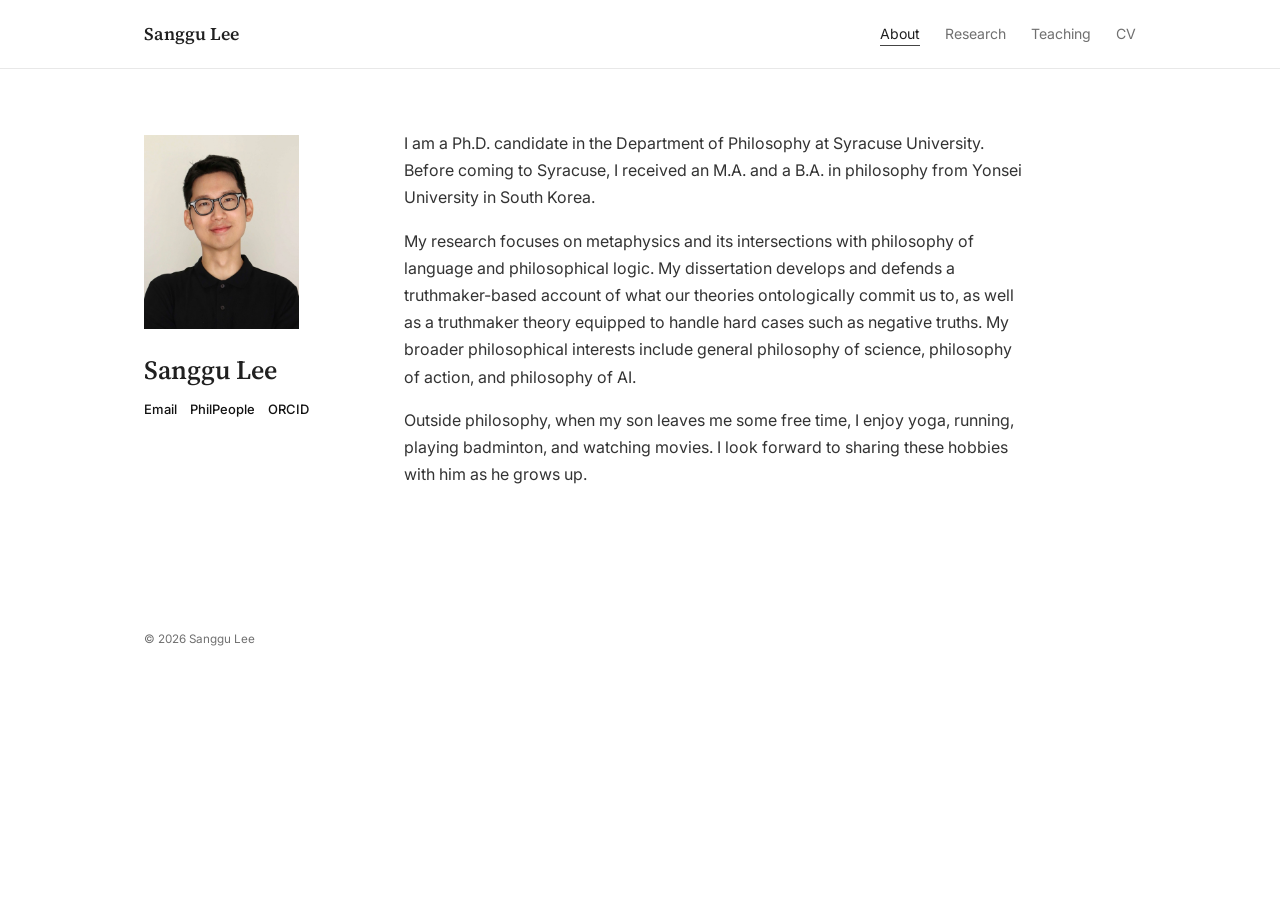
<file: index.html>
<!DOCTYPE html>
<html lang="en">
<head>
  <meta charset="UTF-8">
  <meta name="viewport" content="width=device-width, initial-scale=1.0">

  <meta
    name="description"
    content="Academic website of Sanggu Lee, Ph.D. Candidate in Philosophy at Syracuse University."
  >

  <title>Sanggu Lee | Philosophy</title>

  <link rel="stylesheet" href="css/style.css?v=8">
</head>

<body>
  <header class="site-header">
    <div class="nav-container">
      <a class="site-name" href="index.html">Sanggu Lee</a>

      <nav class="site-nav" aria-label="Main navigation">
        <a class="active" href="index.html">About</a>
        <a href="research.html">Research</a>
        <a href="teaching.html">Teaching</a>
        <a
          href="files/Sanggu-Lee-CV.pdf"
          target="_blank"
          rel="noopener"
        >
          CV
        </a>
      </nav>
    </div>
  </header>

  <main class="about-layout">

    <aside class="profile-column">

     <img
  class="profile-photo"
 src="sanggu-lee.jpg"
  alt="Sanggu Lee"
>

      <div class="profile-identity">
        <h1>Sanggu Lee</h1>
      </div>

<div class="profile-links" aria-label="Professional links">
  <a href="mailto:sanggu.lee.phil@gmail.com">
    Email
  </a>

  <a
    href="https://philpeople.org/profiles/sanggu-lee"
    target="_blank"
    rel="noopener"
  >
    PhilPeople
  </a>

  <a
    href="https://orcid.org/0000-0002-8121-7994"
    target="_blank"
    rel="noopener"
  >
    ORCID
  </a>
</div>

</aside>

<section class="content-column">
      <div class="intro-copy">

        <p>
          I am a Ph.D. candidate in the Department of Philosophy at
          Syracuse University. Before coming to Syracuse, I received an M.A. and a B.A. in
          philosophy from Yonsei University in South Korea.
        </p>

        <p>
          My research focuses on metaphysics and its intersections with philosophy of language and philosophical logic.
          My dissertation develops and defends a truthmaker-based account of what our theories ontologically commit us to, 
          as well as a truthmaker theory equipped to handle hard cases such as negative truths.
          My broader philosophical interests include general philosophy of science, philosophy of action, and philosophy of AI.
        </p>

          <p>
         Outside philosophy, when my son leaves me some free time, I enjoy yoga, running, playing badminton, 
            and watching movies. I look forward to sharing these hobbies with him as he grows up.
        </p>

      </div>
    </section>

  </main>

  <footer class="site-footer">
    <p>© 2026 Sanggu Lee</p>
  </footer>

</body>
</html>
</file>
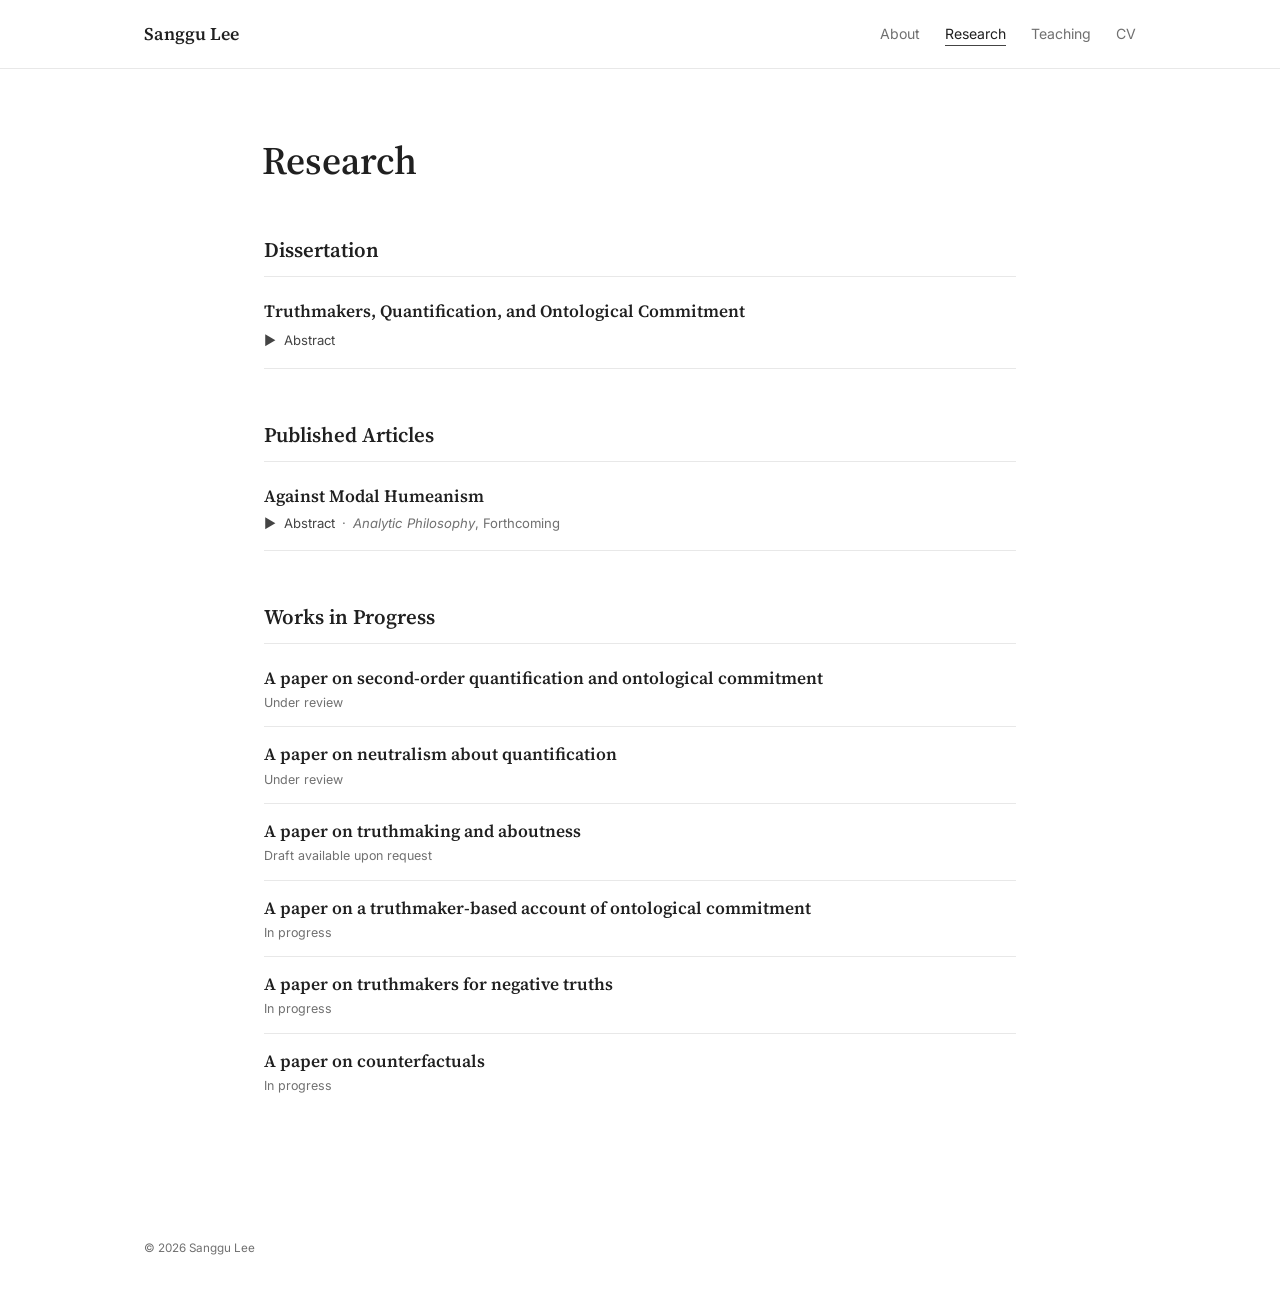
<file: research.html>
<!DOCTYPE html>
<html lang="en">
<head>
  <meta charset="UTF-8">
  <meta name="viewport" content="width=device-width, initial-scale=1.0">
  <meta name="description" content="Research by Sanggu Lee in metaphysics and related areas.">
  <title>Research | Sanggu Lee</title>
  <link rel="stylesheet" href="css/style.css">
  <script src="js/script.js" defer></script>
</head>
<body>
  <header class="site-header">
    <div class="nav-container">
      <a class="site-name" href="index.html">Sanggu Lee</a>
      <nav class="site-nav" aria-label="Main navigation">
        <a href="index.html">About</a>
        <a class="active" href="research.html">Research</a>
        <a href="teaching.html">Teaching</a>
        <a href="files/Sanggu-Lee-CV.pdf" target="_blank" rel="noopener">CV</a>
      </nav>
    </div>
  </header>

  <main class="standard-page">
    <header class="page-heading">
      <h1>Research</h1>
    </header>

    <section class="research-section">
      <h2>Dissertation</h2>
      <article class="research-entry">
  
        <h3>Truthmakers, Quantification, and Ontological Commitment</h3>
         <button
      class="abstract-toggle"
      type="button"
      aria-expanded="false"
      aria-controls="abstract-dissertation"
    >
      <span class="toggle-symbol">▶</span>
      Abstract
    </button>

    <div
      class="abstract-panel"
      id="abstract-dissertation"
      hidden
    >
      <p>
        In my dissertation, I develop and defend two connected proposals: 
        a truthmaker-based criterion of ontological commitment and a truthmaker theory that uses sui generis higher-order quantification. 
        Truthmaker theory holds that truths depend on things in reality that make them true, 
        and a criterion of ontological commitment tells us which entities a theory must assume to exist for its claims to be true.
        
        In developing the first proposal, I criticize the orthodox Quinean criterion, which reads a theory's commitments off the entities its quantifiers range over. 
        I argue that this ties commitment to the wrong thing, and that we should instead look to what must exist to make a theory's claims true. 
        I then defend my own version of such a criterion and argue that it is preferable not only to the Quinean criterion but also to rival truthmaker-based criteria.

        Whether such a criterion is worth having depends on whether the underlying truthmaker theory can be made to work. 
        The hardest case is negative truths, such as the truth that there are no unicorns. If every truth depends on reality, what in reality accounts for the truth that something does not exist? 
        I argue that sui generis higher-order quantification, which generalizes into non-nominal positions and 
        is not reducible to ordinary quantification over objects, 
        lets truthmaker theorists answer this question without incurring unattractive ontological commitments. 
        Treating properties as higher-order entities, rather than as first-order entities such as universals or tropes, 
        yields a promising account of truthmakers for negative truths.
        
      </p>
    </div>
  </article>
</section>

<section class="research-section">
  <h2>Published Articles</h2>

  <article class="paper-entry">
    <h3>
      <a
        href="https://onlinelibrary.wiley.com/doi/10.1111/phib.70011"
        target="_blank"
        rel="noopener"
      >
        Against Modal Humeanism
      </a>
    </h3>

    <div class="paper-meta-line">
      <button
        class="abstract-toggle"
        type="button"
        aria-expanded="false"
        aria-controls="abstract-modal-humeanism"
      >
        <span class="toggle-symbol">▶</span>
        Abstract
      </button>

      <span class="meta-separator">·</span>

      <span class="publication-info">
        <em>Analytic Philosophy</em>, Forthcoming
      </span>
    </div>

    <div
      class="abstract-panel"
      id="abstract-modal-humeanism"
      hidden
    >
      <p>
        Ted Sider defends mereological nihilism against the possibility of gunk. 
        He argues that if we accept modal Humeanism, then the possibility of gunk poses no threat to nihilism. 
        This paper argues that Sider's argument fails because nihilism remains vulnerable to the possibility of gunk, even under modal Humeanism. 
        Section 2 explains modal Humeanism in detail. 
        Section 3 presents Sider's argument that nihilism is unaffected by the possibility of gunk. 
        Section 4 provides a counterargument. Section 5 anticipates potential objections and responds to them.
      </p>
    </div>
  </article>
</section>
    
<section class="research-section works-section">
  <h2>Works in Progress</h2>

  <article class="work-entry">
    <h3>A paper on second-order quantification and ontological commitment</h3>
    <p class="work-status">Under review</p>
  </article>

  <article class="work-entry">
    <h3>A paper on neutralism about quantification</h3>
    <p class="work-status">Under review</p>
  </article>

  <article class="work-entry">
    <h3>A paper on truthmaking and aboutness</h3>
    <p class="work-status">Draft available upon request</p>
  </article>

  <article class="work-entry">
    <h3>A paper on a truthmaker-based account of ontological commitment</h3>
    <p class="work-status">In progress</p>
  </article>

   <article class="work-entry">
    <h3>A paper on truthmakers for negative truths</h3>
    <p class="work-status">In progress</p>
  </article>

    <article class="work-entry">
    <h3>A paper on counterfactuals</h3>
    <p class="work-status">In progress</p>
  </article>

  
</section>
  </main>

  <footer class="site-footer">
    <p>© 2026 Sanggu Lee</p>
  </footer>
</body>
</html>
</file>
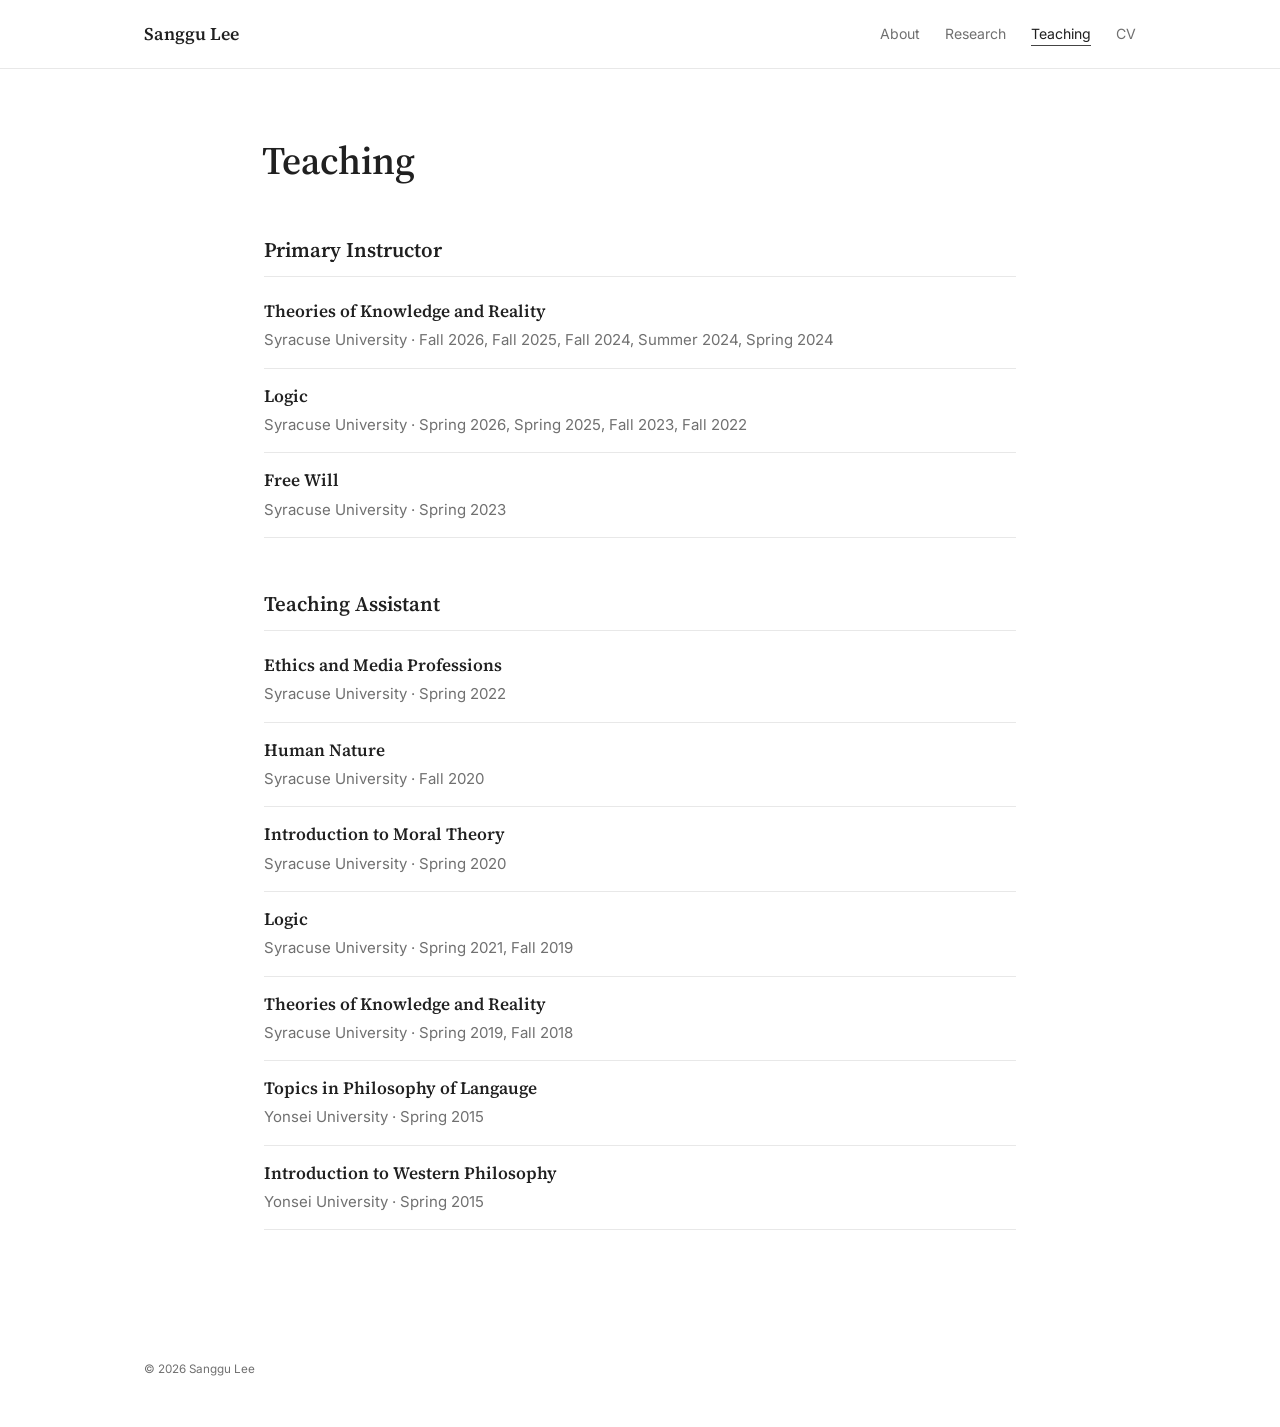
<file: teaching.html>
<!DOCTYPE html>
<html lang="en">
<head>
  <meta charset="UTF-8">
  <meta name="viewport" content="width=device-width, initial-scale=1.0">
  <meta name="description" content="Teaching experience and materials of Sanggu Lee.">
  <title>Teaching | Sanggu Lee</title>
  <link rel="stylesheet" href="css/style.css">
</head>
<body>
  <header class="site-header">
    <div class="nav-container">
      <a class="site-name" href="index.html">Sanggu Lee</a>
      <nav class="site-nav" aria-label="Main navigation">
        <a href="index.html">About</a>
        <a href="research.html">Research</a>
        <a class="active" href="teaching.html">Teaching</a>
        <a href="files/Sanggu-Lee-CV.pdf" target="_blank" rel="noopener">CV</a>
      </nav>
    </div>
  </header>

  <main class="standard-page">
    <header class="page-heading">
      <h1>Teaching</h1>
    </header>

   <section class="teaching-section">
  <h2>Primary Instructor</h2>

      <article class="course-entry">
    <h3>Theories of Knowledge and Reality</h3>
    <p class="course-meta">
      Syracuse University · Fall 2026, Fall 2025, Fall 2024, Summer 2024, Spring 2024
    </p>
  </article>
     
  <article class="course-entry">
    <h3>Logic</h3>
    <p class="course-meta">
      Syracuse University · Spring 2026, Spring 2025, Fall 2023, Fall 2022
    </p>
  </article> 

  <article class="course-entry">
    <h3>Free Will</h3>
    <p class="course-meta">
      Syracuse University · Spring 2023
    </p>
  </article>
</section>

    <section class="teaching-section">
  <h2>Teaching Assistant</h2>

  <article class="course-entry">
    <h3>Ethics and Media Professions</h3>
    <p class="course-meta">
      Syracuse University · Spring 2022
    </p>
  </article>

  <article class="course-entry">
    <h3>Human Nature</h3>
    <p class="course-meta">
      Syracuse University · Fall 2020
    </p>
  </article>

        <article class="course-entry">
    <h3>Introduction to Moral Theory</h3>
    <p class="course-meta">
      Syracuse University · Spring 2020
    </p>
  </article>

       <article class="course-entry">
    <h3>Logic</h3>
    <p class="course-meta">
      Syracuse University · Spring 2021, Fall 2019
    </p>
  </article>

  <article class="course-entry">
    <h3>Theories of Knowledge and Reality</h3>
    <p class="course-meta">
      Syracuse University · Spring 2019, Fall 2018
    </p>
  </article>

        <article class="course-entry">
    <h3>Topics in Philosophy of Langauge</h3>
    <p class="course-meta">
      Yonsei University · Spring 2015
    </p>
  </article>

       <article class="course-entry">
    <h3>Introduction to Western Philosophy</h3>
    <p class="course-meta">
      Yonsei University · Spring 2015
    </p>
  </article>
      
</section>
  </main>

  <footer class="site-footer">
    <p>© 2026 Sanggu Lee</p>
  </footer>
</body>
</html>
</file>
<file: css/style.css>
@import url(
  "https://fonts.googleapis.com/css2?family=Inter:wght@400;500;600&family=Source+Serif+4:opsz,wght@8..60,500;8..60,600&display=swap"
);

:root {
  --background: #ffffff;
  --text: #202020;
  --muted: #707070;
  --light-muted: #8a8a8a;
  --line: #e8e8e8;
  --accent: #444444;
  --max-width: 1040px;
}

* {
  box-sizing: border-box;
}

html,
body {
  background: var(--background);
}

body {
  margin: 0;
  color: var(--text);
  font-family: "Inter", Arial, sans-serif;
  font-size: 15px;
  line-height: 1.7;
}

a {
  color: inherit;
}

/* Header */

.site-header {
  background: var(--background);
  border-bottom: 1px solid var(--line);
}

.nav-container {
  max-width: var(--max-width);
  min-height: 68px;
  margin: 0 auto;
  padding: 0 24px;

  display: flex;
  align-items: center;
  justify-content: space-between;
  gap: 28px;
}

.site-name {
  font-family: "Source Serif 4", Georgia, serif;
  font-size: 1.12rem;
  font-weight: 600;
  text-decoration: none;
}

.site-nav {
  display: flex;
  gap: 25px;
}

.site-nav a {
  color: var(--muted);
  font-size: 0.88rem;
  text-decoration: none;
}

.site-nav a:hover,
.site-nav a.active {
  color: var(--text);
}

.site-nav a.active {
  text-decoration: underline;
  text-decoration-color: var(--accent);
  text-underline-offset: 6px;
}

/* About page layout */

.about-layout {
  max-width: var(--max-width);
  margin: 0 auto;
  padding: 66px 24px 94px;

  display: grid;
  grid-template-columns: 190px minmax(0, 1fr);
  gap: 70px;
}

/* Profile column */

.profile-column {
  width: 190px;
  align-self: start;
}

.profile-photo {
  width: 155px;
  height: 194px;
  margin: 0 0 18px;
  object-fit: cover;
  object-position: center 44%;
}

.placeholder-photo {
  display: grid;
  place-items: center;

  background: #f7f7f7;
  border: 1px solid var(--line);

  color: #999999;
  font-size: 0.66rem;
  letter-spacing: 0.05em;
  text-transform: uppercase;
}

.profile-identity h1 {
  margin: 0;

  font-family: "Source Serif 4", Georgia, serif;
  font-size: 1.65rem;
  font-weight: 600;
  line-height: 1.2;
}

/* Professional links */

.profile-links {
  margin: 12px 0 27px;

  display: flex;
  flex-wrap: wrap;
  gap: 5px 13px;
}

.profile-links a {
  color: #111111;
  font-size: 0.81rem;
  font-weight: 500;
  text-decoration: none;
}

.profile-links a:hover {
  text-decoration: underline;
  text-underline-offset: 3px;
}

/* Main introduction */

.content-column {
  max-width: 620px;
  padding-top: 0;
}

.intro-copy {
  color: #333333;
  font-size: 1rem;
}

.intro-copy p:first-child {
  margin-top: -5px;
}

/* Shared pages */

.standard-page {
  max-width: 800px;
  min-height: 75vh;
  margin: 0 auto;
  padding: 68px 24px 98px;
}

.page-heading {
  max-width: 670px;
  margin-bottom: 42px;
}

.page-heading h1 {
  margin: 0;
  padding: 0;
  position: relative;
  left: -2px;

  font-family: "Source Serif 4", Georgia, serif;
  font-size: 2.45rem;
  font-weight: 600;
  line-height: 1.2;
}

/* Research and teaching */

.research-section,
.teaching-section {
  margin-top: 48px;
}

.research-section > h2,
.teaching-section > h2 {
  margin: 0 0 7px;
  padding-bottom: 9px;
  border-bottom: 1px solid var(--line);

  font-family: "Source Serif 4", Georgia, serif;
  font-size: 1.3rem;
  font-weight: 600;
}

.research-entry,
.paper-entry,
.course-entry,
.work-entry {
  padding: 15px 0;
  border-bottom: 1px solid var(--line);
}

.entry-meta {
  margin: 0 0 1px;

  color: var(--muted);
  font-size: 0.72rem;
  letter-spacing: 0.05em;
  text-transform: uppercase;
}

.research-entry h3,
.paper-entry h3,
.course-entry h3,
.work-entry h3 {
  margin: 0 0 3px;

  font-family: "Source Serif 4", Georgia, serif;
  font-size: 1.08rem;
  font-weight: 600;
  line-height: 1.45;
}

.paper-entry h3 a {
  text-decoration: none;
}

.paper-entry h3 a:hover {
  color: var(--accent);
  text-decoration: underline;
  text-underline-offset: 4px;
}

.research-entry > p:last-child,
.course-entry > p:last-child {
  margin: 0;
  color: var(--muted);
}

/* Works in Progress */

.work-status {
  margin: 0;
  color: var(--muted);
  font-size: 0.78rem;
  line-height: 1.4;
}

.works-section .work-entry:last-child {
  border-bottom: none;
}

/* Paper publication information */

.paper-meta-line {
  display: flex;
  align-items: baseline;
  gap: 7px;
  margin-top: 2px;
}

.meta-separator,
.publication-info {
  color: var(--muted);
  font-size: 0.82rem;
  line-height: 1.4;
}

.publication-info em {
  font-style: italic;
}

/* Abstract toggle */

.abstract-toggle {
  padding: 0;

  background: transparent;
  border: 0;

  color: var(--accent);
  font: inherit;
  font-size: 0.82rem;

  cursor: pointer;
}

.abstract-toggle:hover {
  text-decoration: underline;
  text-underline-offset: 3px;
}

.toggle-symbol {
  display: inline-block;
  margin-right: 4px;
  transition: transform 150ms ease;
}

.abstract-toggle[aria-expanded="true"] .toggle-symbol {
  transform: rotate(90deg);
}

.abstract-panel {
  margin-top: 13px;
  padding-left: 15px;

  border-left: 2px solid var(--line);
}

.abstract-panel p {
  margin: 0;
  color: var(--muted);
  font-family: "Inter", Arial, sans-serif;
  font-size: 1rem;
  font-weight: 400;
  line-height: 1.7;
}

/* Footer */

.site-footer {
  max-width: var(--max-width);
  margin: 0 auto;
  padding: 20px 24px 36px;

  color: var(--muted);
  font-size: 0.73rem;
}

/* Tablet and mobile */

@media (max-width: 720px) {
  .nav-container {
    padding-top: 17px;
    padding-bottom: 15px;

    align-items: flex-start;
    flex-direction: column;
    gap: 11px;
  }

  .site-nav {
    width: 100%;
    gap: 17px;
    overflow-x: auto;
  }

  .about-layout {
    padding-top: 44px;

    grid-template-columns: 1fr;
    gap: 28px;
  }

  .profile-column {
    width: auto;
    max-width: 310px;
  }

.profile-photo {
    width: 148px;
    height: 185px;
    object-position: center 44%;
  }

  .content-column {
    max-width: 620px;
    padding-top: 0;
  }
  
  .profile-links {
  margin-bottom: 0;
}
}

@media (max-width: 480px) {
  .nav-container,
  .about-layout,
  .standard-page,
  .site-footer {
    padding-left: 18px;
    padding-right: 18px;
  }

  .site-nav a {
    white-space: nowrap;
  }

  .standard-page {
    padding-top: 48px;
  }
}
</file>
